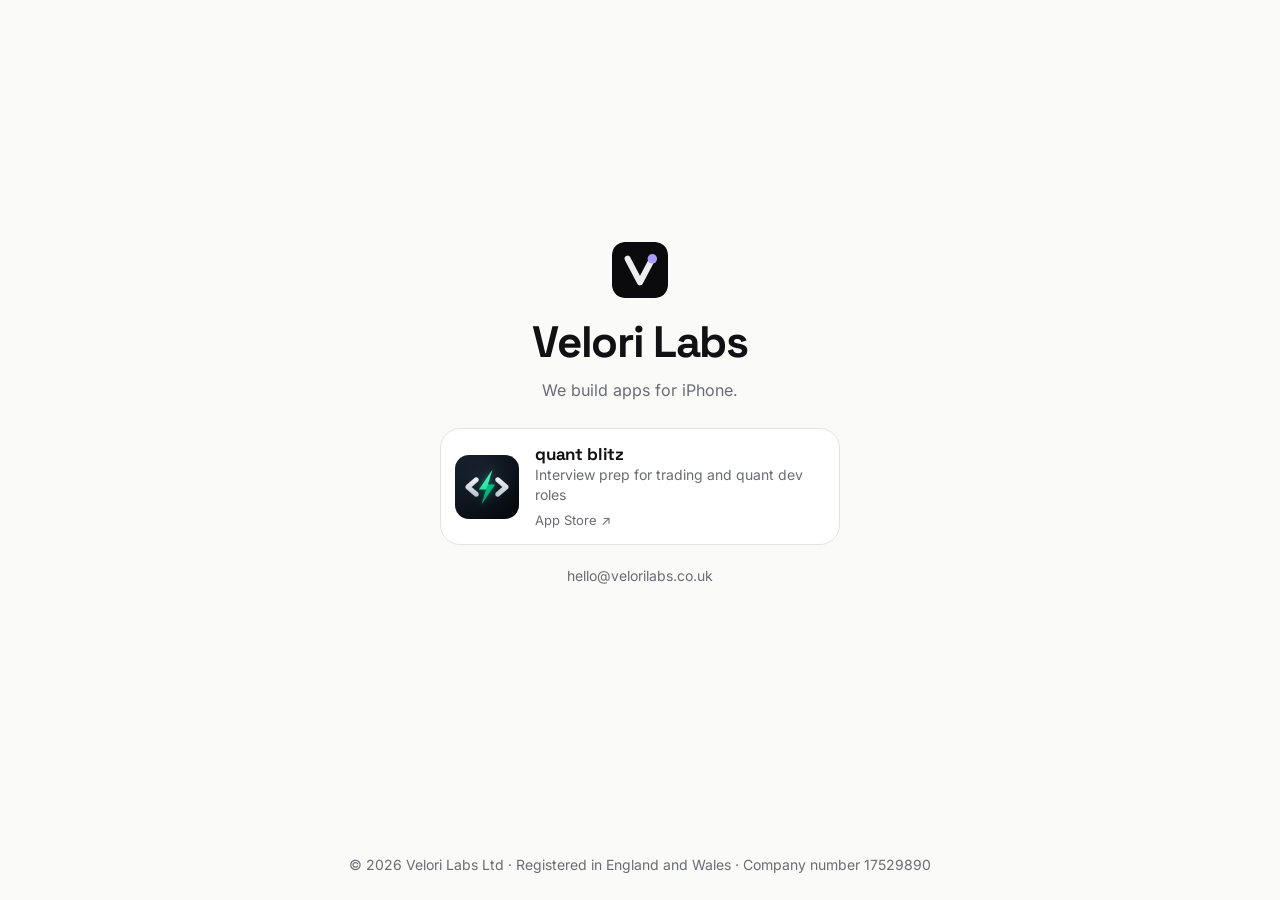
<file: index.html>
<!doctype html>
<html lang="en-GB">
  <head>
    <meta charset="utf-8" />
    <meta name="viewport" content="width=device-width, initial-scale=1" />
    <title>Velori Labs</title>
    <meta
      name="description"
      content="Velori Labs Ltd builds apps for iPhone, including quant blitz. Registered in England and Wales, company number 17529890."
    />
    <link rel="canonical" href="https://velorilabs.co.uk/" />
    <link rel="icon" href="favicon.svg" type="image/svg+xml" />
    <link rel="icon" href="favicon.png" type="image/png" sizes="32x32" />
    <link rel="apple-touch-icon" href="apple-touch-icon.png" />
    <meta name="theme-color" content="#0b0b0e" media="(prefers-color-scheme: dark)" />
    <meta name="theme-color" content="#fafaf8" media="(prefers-color-scheme: light)" />
    <meta property="og:type" content="website" />
    <meta property="og:title" content="Velori Labs" />
    <meta property="og:url" content="https://velorilabs.co.uk/" />
    <meta property="og:image" content="https://velorilabs.co.uk/img/og.png" />
    <link rel="preload" href="fonts/space-grotesk-700.woff2" as="font" type="font/woff2" crossorigin />
    <link rel="stylesheet" href="styles.css" />
  </head>
  <body>
    <main>
      <img src="favicon.svg" alt="" width="56" height="56" />
      <h1>Velori Labs</h1>
      <p class="lede">We build apps for iPhone.</p>
      <a class="app" href="https://apps.apple.com/app/id6820223409">
        <img src="img/quant-blitz.png" alt="" width="64" height="64" />
        <span class="app-text">
          <span class="app-name">quant blitz</span>
          <span class="app-tagline">Interview prep for trading and quant dev roles</span>
          <span class="app-store">App Store ↗</span>
        </span>
      </a>
      <p class="contact"><a href="mailto:hello@velorilabs.co.uk">hello@velorilabs.co.uk</a></p>
    </main>
    <footer>
      <p>
        © 2026 Velori Labs Ltd · Registered in England and Wales · Company number 17529890
      </p>
    </footer>
  </body>
</html>
</file>
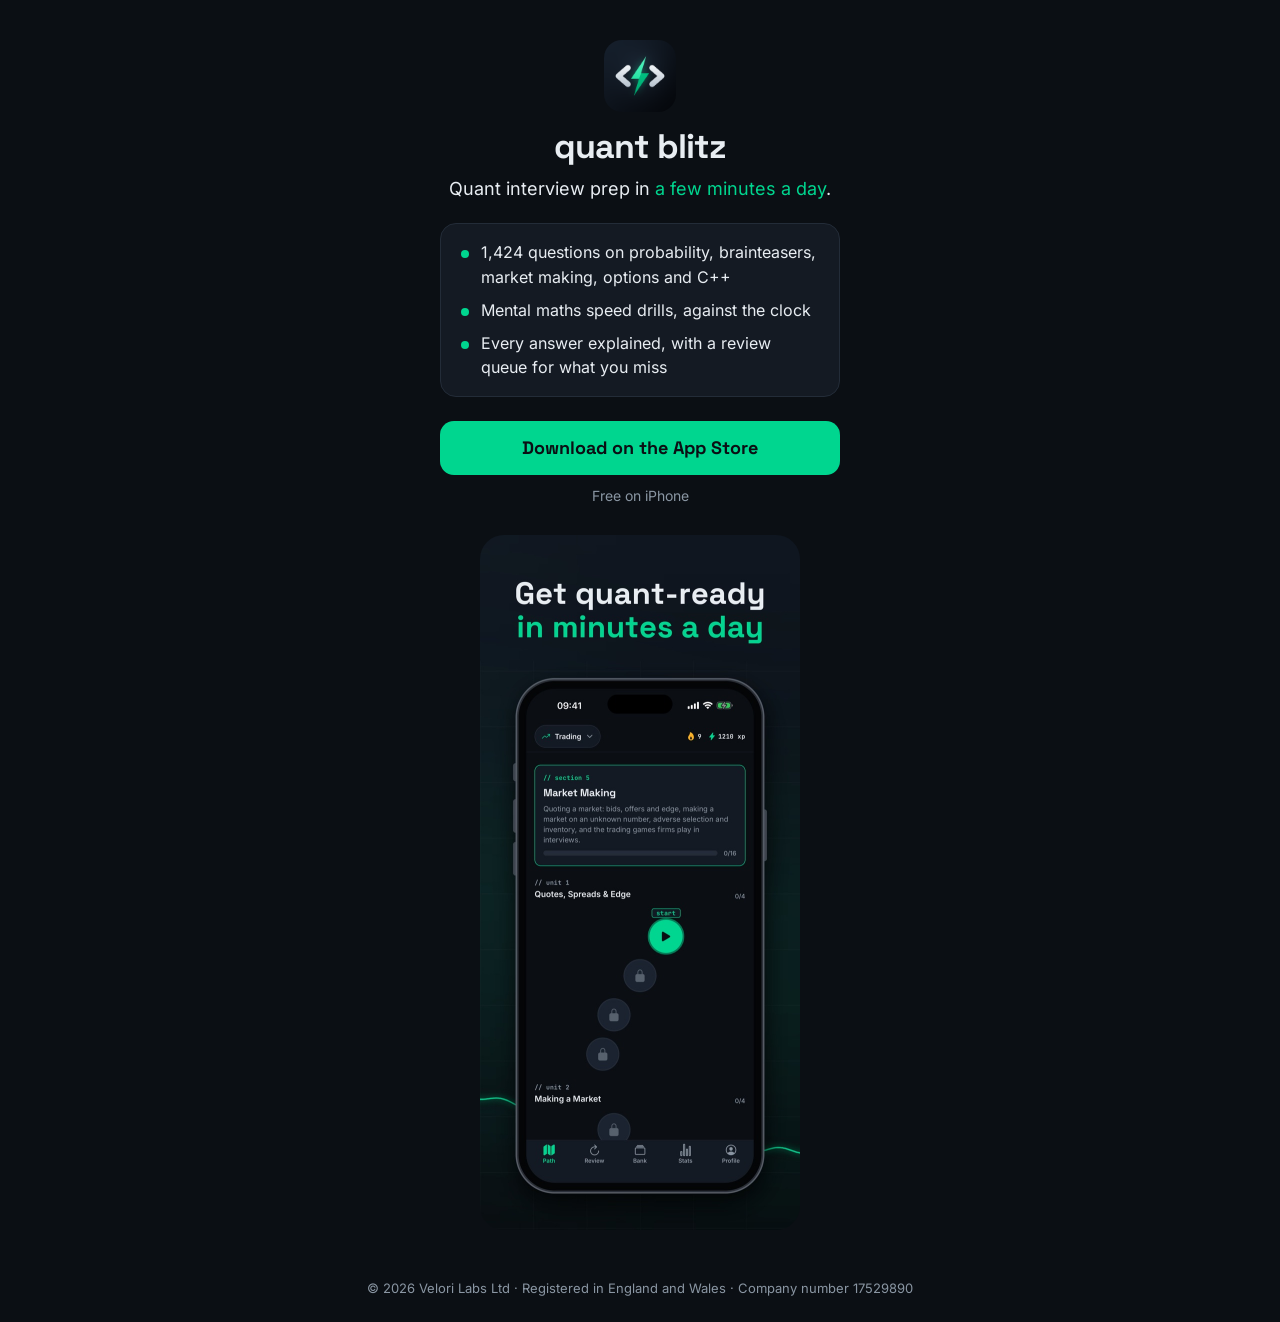
<file: quantblitz/index.html>
<!doctype html>
<html lang="en-GB">
  <head>
    <meta charset="utf-8" />
    <meta name="viewport" content="width=device-width, initial-scale=1, viewport-fit=cover" />
    <title>quant blitz: quant interview prep</title>
    <meta
      name="description"
      content="Quant interview prep in a few minutes a day: probability, mental maths, brainteasers, market making, options and C++, every answer explained. Free on the App Store."
    />
    <link rel="canonical" href="https://velorilabs.co.uk/quantblitz/" />
    <link rel="icon" href="../favicon.svg" type="image/svg+xml" />
    <link rel="icon" href="../favicon.png" type="image/png" sizes="32x32" />
    <link rel="apple-touch-icon" href="../apple-touch-icon.png" />
    <meta name="theme-color" content="#0b0f14" />
    <meta name="apple-itunes-app" content="app-id=6820223409" />
    <meta property="og:type" content="website" />
    <meta property="og:title" content="quant blitz: quant interview prep" />
    <meta property="og:url" content="https://velorilabs.co.uk/quantblitz/" />
    <meta property="og:image" content="https://velorilabs.co.uk/img/quant-blitz-path.jpg" />
    <link rel="preload" href="../fonts/space-grotesk-700.woff2" as="font" type="font/woff2" crossorigin />
    <style>
      @font-face {
        font-family: 'Space Grotesk';
        src: url('../fonts/space-grotesk-700.woff2') format('woff2');
        font-weight: 700;
        font-display: swap;
      }
      @font-face {
        font-family: 'Inter';
        src: url('../fonts/inter-400.woff2') format('woff2');
        font-weight: 400;
        font-display: swap;
      }
      /* The app's dark theme (src/theme/colors.ts in quant blitz). */
      :root {
        color-scheme: dark;
        --bg: #0b0f14;
        --surface: #141a23;
        --line: #232c38;
        --text: #e8edf2;
        --muted: #8a96a3;
        --accent: #00d68f;
        --on-accent: #0b0f14;
      }
      html {
        -webkit-text-size-adjust: 100%;
      }
      body {
        margin: 0;
        background: var(--bg);
        color: var(--text);
        font: 400 16px/1.55 'Inter', system-ui, -apple-system, sans-serif;
        -webkit-font-smoothing: antialiased;
      }
      main {
        box-sizing: border-box;
        max-width: 440px;
        margin: 0 auto;
        padding: max(40px, env(safe-area-inset-top)) 20px 24px;
        text-align: center;
      }
      .icon {
        display: block;
        margin: 0 auto 16px;
        border-radius: 18px;
      }
      h1 {
        margin: 0;
        font: 700 34px/1.1 'Space Grotesk', 'Inter', sans-serif;
        letter-spacing: -0.03em;
      }
      .lede {
        margin: 10px 0 20px;
        font-size: 18px;
        text-wrap: balance;
      }
      .lede strong {
        color: var(--accent);
        font-weight: 400;
      }
      ul {
        margin: 0 0 24px;
        padding: 16px 18px;
        border: 1px solid var(--line);
        border-radius: 16px;
        background: var(--surface);
        list-style: none;
        text-align: left;
      }
      li {
        position: relative;
        padding-left: 22px;
        color: var(--text);
      }
      li + li {
        margin-top: 8px;
      }
      li::before {
        content: '';
        position: absolute;
        left: 2px;
        top: 0.62em;
        width: 8px;
        height: 8px;
        border-radius: 50%;
        background: var(--accent);
      }
      .download {
        display: block;
        padding: 16px 20px;
        border-radius: 14px;
        background: var(--accent);
        color: var(--on-accent);
        font: 700 18px/1.2 'Space Grotesk', 'Inter', sans-serif;
        text-decoration: none;
      }
      .download:focus-visible {
        outline: 2px solid var(--text);
        outline-offset: 3px;
      }
      .note {
        margin: 10px 0 28px;
        color: var(--muted);
        font-size: 14px;
      }
      .shot {
        display: block;
        width: 100%;
        max-width: 320px;
        height: auto;
        margin: 0 auto;
        border-radius: 24px;
      }
      footer {
        padding: 24px 20px max(24px, env(safe-area-inset-bottom));
        color: var(--muted);
        font-size: 13px;
        text-align: center;
      }
      footer p {
        margin: 0;
      }
    </style>
  </head>
  <body>
    <main>
      <img class="icon" src="../img/quant-blitz.png" alt="" width="72" height="72" />
      <h1>quant blitz</h1>
      <p class="lede">Quant interview prep in <strong>a few minutes a day</strong>.</p>
      <ul>
        <li>1,424 questions on probability, brainteasers, market making, options and C++</li>
        <li>Mental maths speed drills, against the clock</li>
        <li>Every answer explained, with a review queue for what you miss</li>
      </ul>
      <a class="download" href="https://apps.apple.com/app/apple-store/id6820223409?pt=128820937&amp;ct=ig-ads-nov&amp;mt=8">Download on the App Store</a>
      <p class="note">Free on iPhone</p>
      <img
        class="shot"
        src="../img/quant-blitz-path.jpg"
        alt="The quant blitz app showing the Trading track's Market Making section"
        width="640"
        height="1390"
        loading="lazy"
      />
    </main>
    <footer>
      <p>© 2026 Velori Labs Ltd · Registered in England and Wales · Company number 17529890</p>
    </footer>
  </body>
</html>
</file>
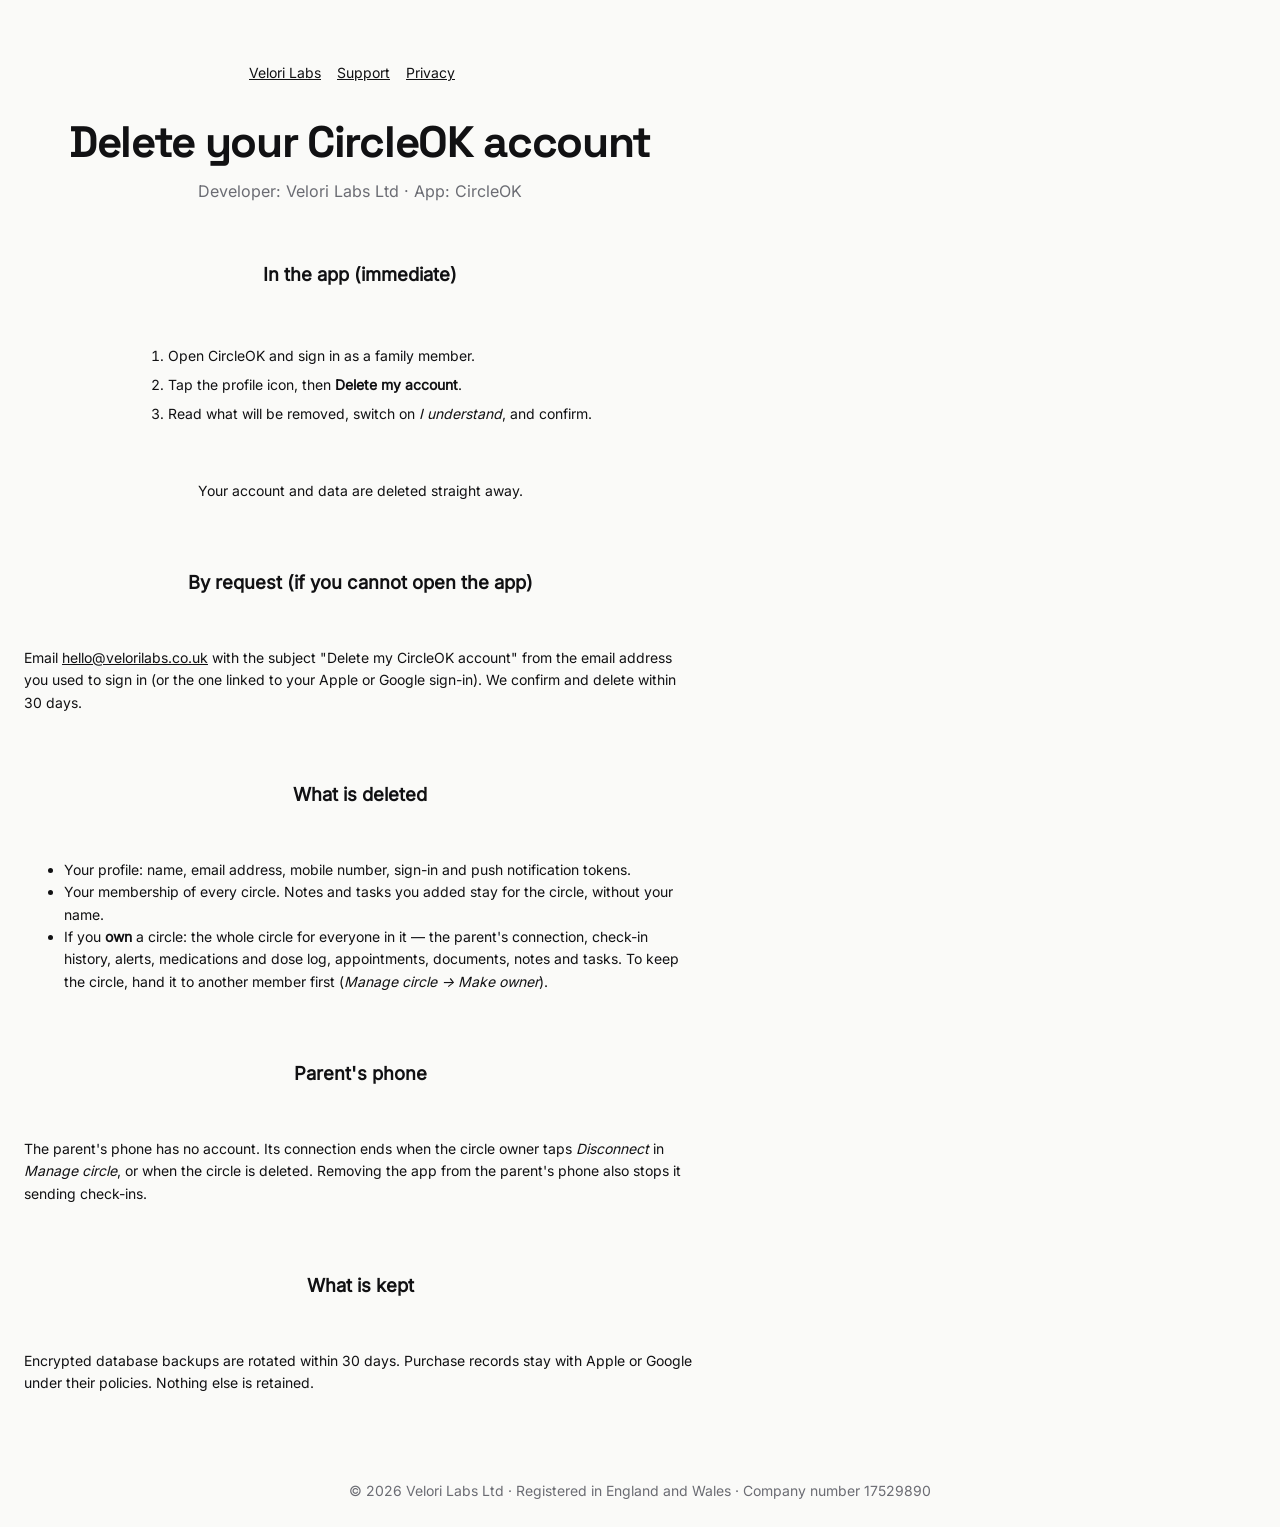
<file: circleok/delete-account.html>
<!doctype html>
<html lang="en-GB">
  <head>
    <meta charset="utf-8" />
    <meta name="viewport" content="width=device-width, initial-scale=1" />
    <title>Delete your CircleOK account · Velori Labs</title>
    <meta
      name="description"
      content="How to delete your CircleOK account and data, in the app or by request."
    />
    <link rel="canonical" href="https://velorilabs.co.uk/circleok/delete-account" />
    <link rel="icon" href="../favicon.svg" type="image/svg+xml" />
    <link rel="stylesheet" href="../styles.css" />
    <style>
      main {
        max-width: 42rem;
      }
      h2 {
        margin-top: 2rem;
        font-size: 1.15rem;
      }
      ol li {
        margin: 0.4rem 0;
      }
      .nav a {
        margin-right: 1rem;
      }
    </style>
  </head>
  <body>
    <main>
      <p class="nav">
        <a href="../">Velori Labs</a><a href="support">Support</a><a href="privacy">Privacy</a>
      </p>
      <h1>Delete your CircleOK account</h1>
      <p class="lede">Developer: Velori Labs Ltd · App: CircleOK</p>

      <h2>In the app (immediate)</h2>
      <ol>
        <li>Open CircleOK and sign in as a family member.</li>
        <li>Tap the profile icon, then <strong>Delete my account</strong>.</li>
        <li>Read what will be removed, switch on <em>I understand</em>, and confirm.</li>
      </ol>
      <p>Your account and data are deleted straight away.</p>

      <h2>By request (if you cannot open the app)</h2>
      <p>
        Email
        <a href="mailto:hello@velorilabs.co.uk?subject=Delete%20my%20CircleOK%20account"
          >hello@velorilabs.co.uk</a
        >
        with the subject "Delete my CircleOK account" from the email address you used to sign in (or
        the one linked to your Apple or Google sign-in). We confirm and delete within 30 days.
      </p>

      <h2>What is deleted</h2>
      <ul>
        <li>
          Your profile: name, email address, mobile number, sign-in and push notification tokens.
        </li>
        <li>
          Your membership of every circle. Notes and tasks you added stay for the circle, without
          your name.
        </li>
        <li>
          If you <strong>own</strong> a circle: the whole circle for everyone in it — the parent's
          connection, check-in history, alerts, medications and dose log, appointments, documents,
          notes and tasks. To keep the circle, hand it to another member first (<em
            >Manage circle → Make owner</em
          >).
        </li>
      </ul>

      <h2>Parent's phone</h2>
      <p>
        The parent's phone has no account. Its connection ends when the circle owner taps
        <em>Disconnect</em> in <em>Manage circle</em>, or when the circle is deleted. Removing the
        app from the parent's phone also stops it sending check-ins.
      </p>

      <h2>What is kept</h2>
      <p>
        Encrypted database backups are rotated within 30 days. Purchase records stay with Apple or
        Google under their policies. Nothing else is retained.
      </p>
    </main>
    <footer>
      <p>© 2026 Velori Labs Ltd · Registered in England and Wales · Company number 17529890</p>
    </footer>
  </body>
</html>
</file>
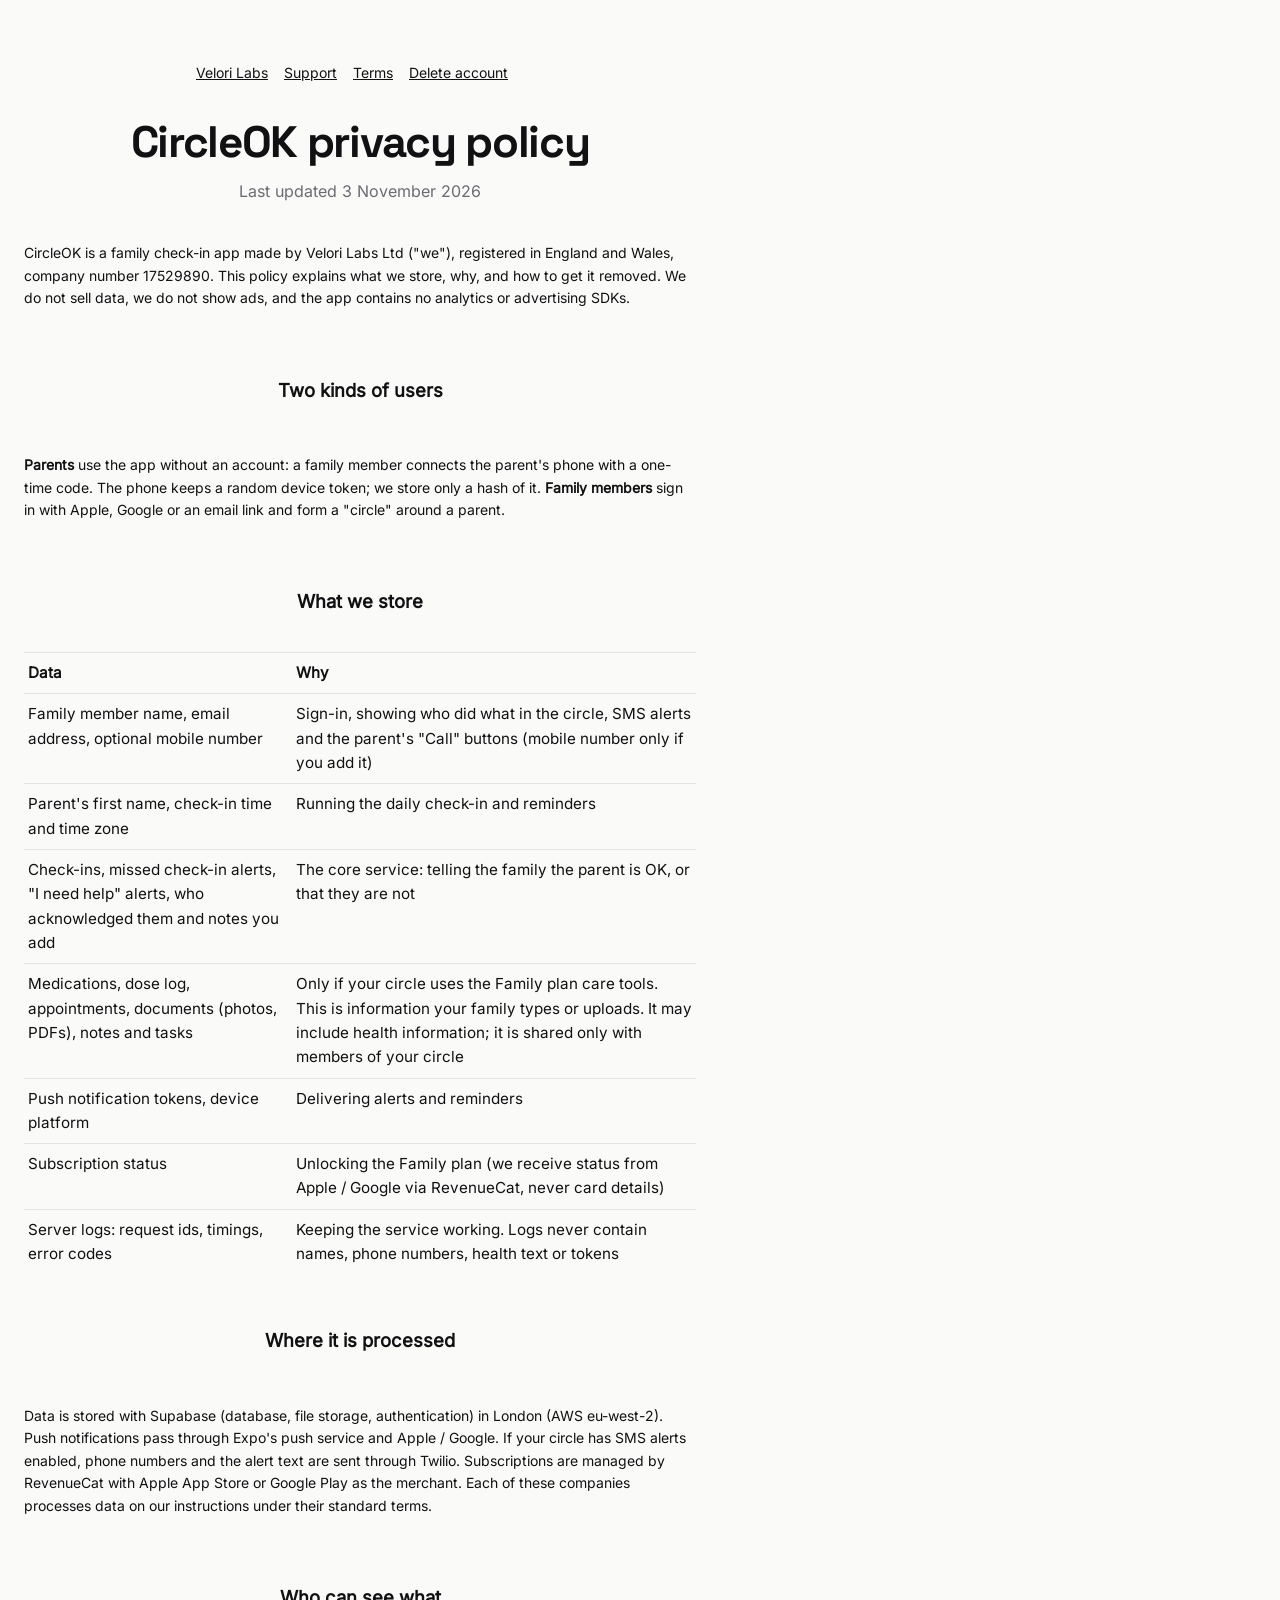
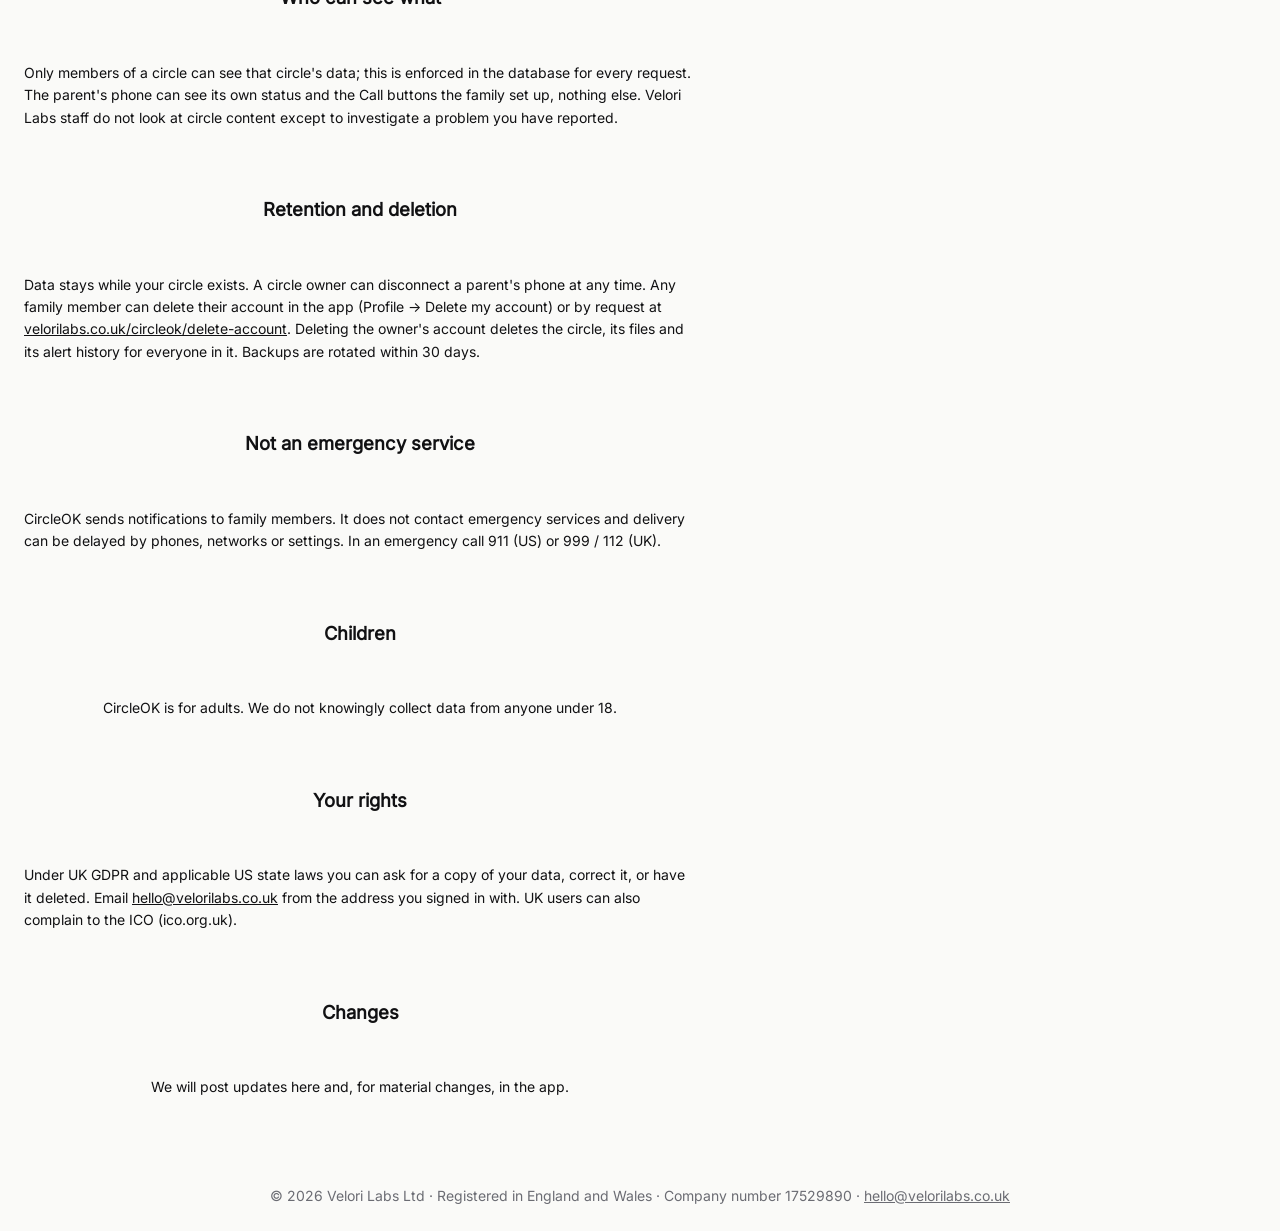
<file: circleok/privacy.html>
<!doctype html>
<html lang="en-GB">
  <head>
    <meta charset="utf-8" />
    <meta name="viewport" content="width=device-width, initial-scale=1" />
    <title>CircleOK privacy policy · Velori Labs</title>
    <meta
      name="description"
      content="How CircleOK, the family check-in app by Velori Labs Ltd, handles personal data."
    />
    <link rel="canonical" href="https://velorilabs.co.uk/circleok/privacy" />
    <link rel="icon" href="../favicon.svg" type="image/svg+xml" />
    <link rel="stylesheet" href="../styles.css" />
    <style>
      main {
        max-width: 42rem;
      }
      h2 {
        margin-top: 2rem;
        font-size: 1.15rem;
      }
      table {
        border-collapse: collapse;
        width: 100%;
        font-size: 0.95rem;
      }
      td,
      th {
        border-top: 1px solid var(--line);
        padding: 0.5rem 0.25rem;
        text-align: left;
        vertical-align: top;
      }
      .nav a {
        margin-right: 1rem;
      }
    </style>
  </head>
  <body>
    <main>
      <p class="nav">
        <a href="../">Velori Labs</a><a href="support">Support</a><a href="terms">Terms</a
        ><a href="delete-account">Delete account</a>
      </p>
      <h1>CircleOK privacy policy</h1>
      <p class="lede">Last updated 3 November 2026</p>
      <p>
        CircleOK is a family check-in app made by Velori Labs Ltd ("we"), registered in England and
        Wales, company number 17529890. This policy explains what we store, why, and how to get it
        removed. We do not sell data, we do not show ads, and the app contains no analytics or
        advertising SDKs.
      </p>

      <h2>Two kinds of users</h2>
      <p>
        <strong>Parents</strong> use the app without an account: a family member connects the
        parent's phone with a one-time code. The phone keeps a random device token; we store only a
        hash of it. <strong>Family members</strong> sign in with Apple, Google or an email link and
        form a "circle" around a parent.
      </p>

      <h2>What we store</h2>
      <table>
        <tr>
          <th>Data</th>
          <th>Why</th>
        </tr>
        <tr>
          <td>Family member name, email address, optional mobile number</td>
          <td>
            Sign-in, showing who did what in the circle, SMS alerts and the parent's "Call" buttons
            (mobile number only if you add it)
          </td>
        </tr>
        <tr>
          <td>Parent's first name, check-in time and time zone</td>
          <td>Running the daily check-in and reminders</td>
        </tr>
        <tr>
          <td>
            Check-ins, missed check-in alerts, "I need help" alerts, who acknowledged them and notes
            you add
          </td>
          <td>The core service: telling the family the parent is OK, or that they are not</td>
        </tr>
        <tr>
          <td>Medications, dose log, appointments, documents (photos, PDFs), notes and tasks</td>
          <td>
            Only if your circle uses the Family plan care tools. This is information your family
            types or uploads. It may include health information; it is shared only with members of
            your circle
          </td>
        </tr>
        <tr>
          <td>Push notification tokens, device platform</td>
          <td>Delivering alerts and reminders</td>
        </tr>
        <tr>
          <td>Subscription status</td>
          <td>
            Unlocking the Family plan (we receive status from Apple / Google via RevenueCat, never
            card details)
          </td>
        </tr>
        <tr>
          <td>Server logs: request ids, timings, error codes</td>
          <td>
            Keeping the service working. Logs never contain names, phone numbers, health text or
            tokens
          </td>
        </tr>
      </table>

      <h2>Where it is processed</h2>
      <p>
        Data is stored with Supabase (database, file storage, authentication) in London (AWS
        eu-west-2). Push notifications pass through Expo's push service and Apple / Google. If your
        circle has SMS alerts enabled, phone numbers and the alert text are sent through Twilio.
        Subscriptions are managed by RevenueCat with Apple App Store or Google Play as the merchant.
        Each of these companies processes data on our instructions under their standard terms.
      </p>

      <h2>Who can see what</h2>
      <p>
        Only members of a circle can see that circle's data; this is enforced in the database for
        every request. The parent's phone can see its own status and the Call buttons the family set
        up, nothing else. Velori Labs staff do not look at circle content except to investigate a
        problem you have reported.
      </p>

      <h2>Retention and deletion</h2>
      <p>
        Data stays while your circle exists. A circle owner can disconnect a parent's phone at any
        time. Any family member can delete their account in the app (Profile → Delete my account) or
        by request at <a href="delete-account">velorilabs.co.uk/circleok/delete-account</a>.
        Deleting the owner's account deletes the circle, its files and its alert history for
        everyone in it. Backups are rotated within 30 days.
      </p>

      <h2>Not an emergency service</h2>
      <p>
        CircleOK sends notifications to family members. It does not contact emergency services and
        delivery can be delayed by phones, networks or settings. In an emergency call 911 (US) or
        999 / 112 (UK).
      </p>

      <h2>Children</h2>
      <p>CircleOK is for adults. We do not knowingly collect data from anyone under 18.</p>

      <h2>Your rights</h2>
      <p>
        Under UK GDPR and applicable US state laws you can ask for a copy of your data, correct it,
        or have it deleted. Email <a href="mailto:hello@velorilabs.co.uk">hello@velorilabs.co.uk</a>
        from the address you signed in with. UK users can also complain to the ICO (ico.org.uk).
      </p>

      <h2>Changes</h2>
      <p>We will post updates here and, for material changes, in the app.</p>
    </main>
    <footer>
      <p>
        © 2026 Velori Labs Ltd · Registered in England and Wales · Company number 17529890 ·
        <a href="mailto:hello@velorilabs.co.uk">hello@velorilabs.co.uk</a>
      </p>
    </footer>
  </body>
</html>
</file>
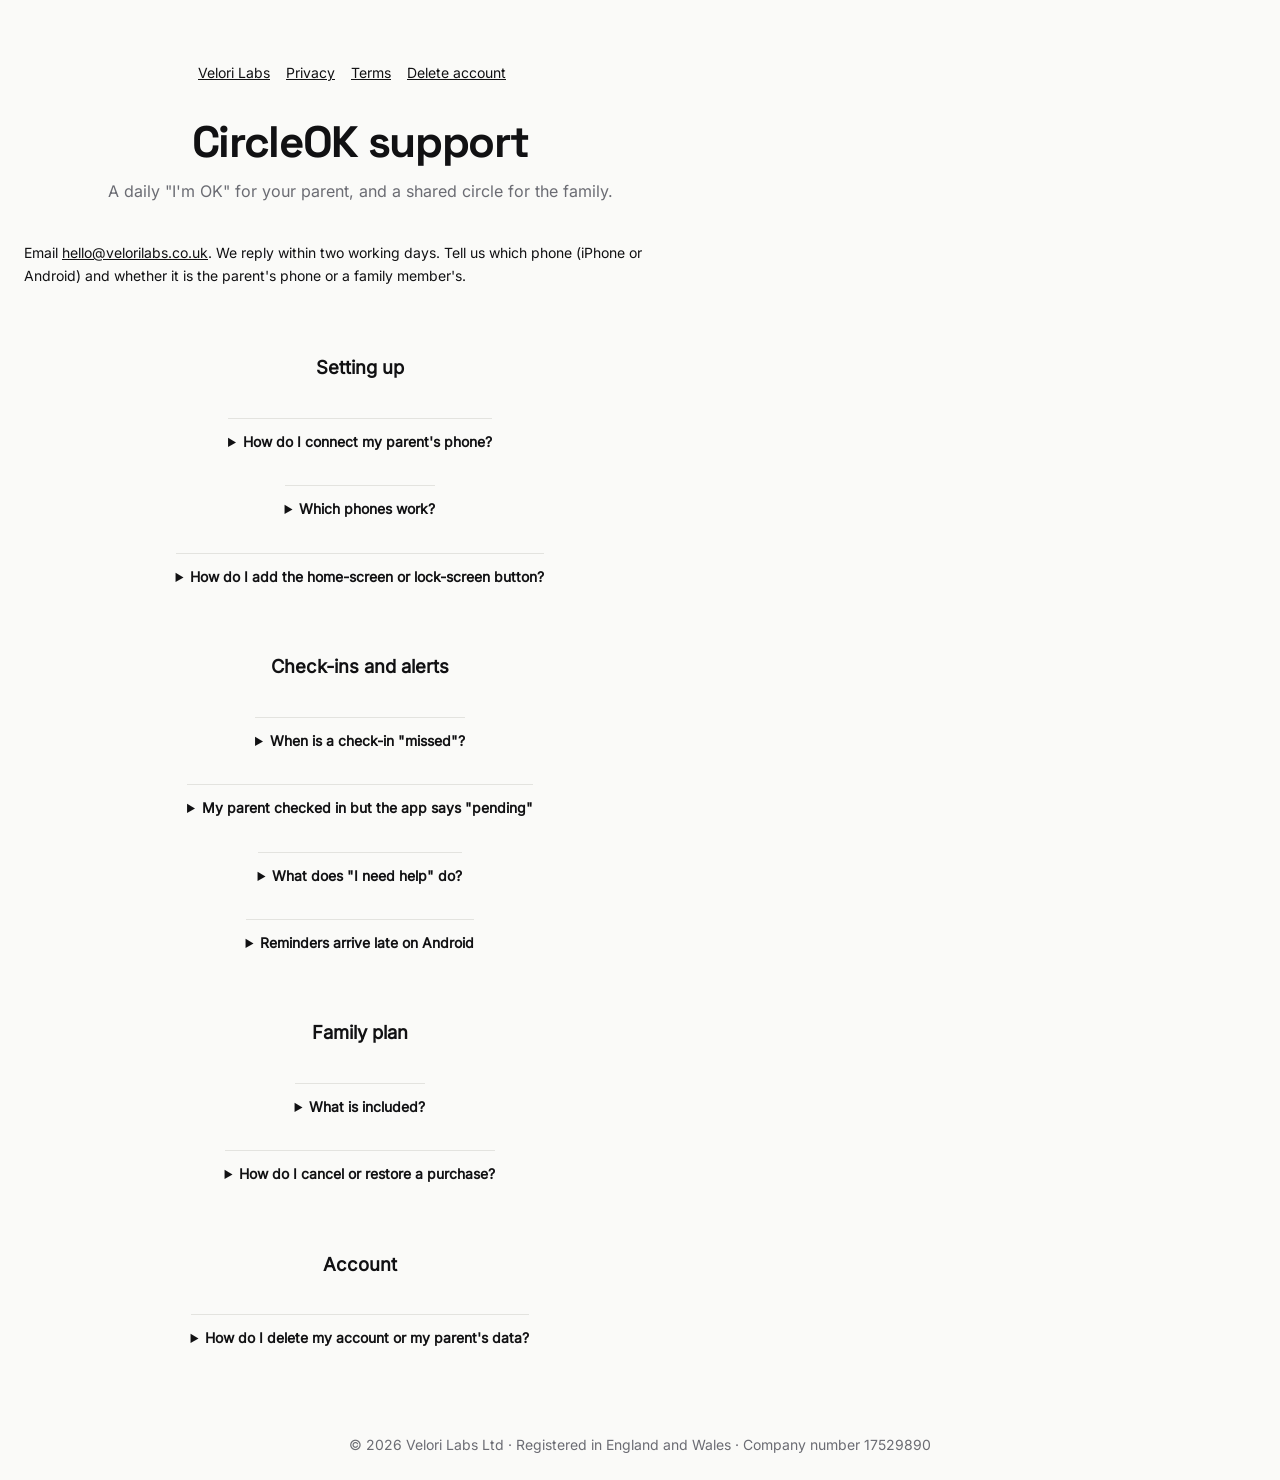
<file: circleok/support.html>
<!doctype html>
<html lang="en-GB">
  <head>
    <meta charset="utf-8" />
    <meta name="viewport" content="width=device-width, initial-scale=1" />
    <title>CircleOK support · Velori Labs</title>
    <meta
      name="description"
      content="Help for CircleOK: setting up a parent's phone, check-in reminders, alerts, the Family plan and deleting your account."
    />
    <link rel="canonical" href="https://velorilabs.co.uk/circleok/support" />
    <link rel="icon" href="../favicon.svg" type="image/svg+xml" />
    <link rel="stylesheet" href="../styles.css" />
    <style>
      main {
        max-width: 42rem;
      }
      h2 {
        margin-top: 2rem;
        font-size: 1.15rem;
      }
      details {
        border-top: 1px solid var(--line);
        padding: 0.75rem 0;
      }
      summary {
        cursor: pointer;
        font-weight: 600;
      }
      .nav a {
        margin-right: 1rem;
      }
    </style>
  </head>
  <body>
    <main>
      <p class="nav">
        <a href="../">Velori Labs</a><a href="privacy">Privacy</a><a href="terms">Terms</a
        ><a href="delete-account">Delete account</a>
      </p>
      <h1>CircleOK support</h1>
      <p class="lede">A daily "I'm OK" for your parent, and a shared circle for the family.</p>
      <p>
        Email
        <a href="mailto:hello@velorilabs.co.uk?subject=CircleOK%20support">hello@velorilabs.co.uk</a
        >. We reply within two working days. Tell us which phone (iPhone or Android) and whether it
        is the parent's phone or a family member's.
      </p>

      <h2>Setting up</h2>
      <details>
        <summary>How do I connect my parent's phone?</summary>
        <p>
          In your app go to <em>Manage circle → Connect parent's phone</em> to get a 6-digit code.
          On the parent's phone open CircleOK, choose <em>This is my phone</em> and type the code.
          No password or email is needed on the parent's phone. The code expires after 15 minutes;
          generate a new one if needed.
        </p>
      </details>
      <details>
        <summary>Which phones work?</summary>
        <p>
          iPhone with iOS 17 or later, Android 8 or later. The parent's phone needs notifications
          allowed so reminders and the lock-screen "I'm OK" button appear.
        </p>
      </details>
      <details>
        <summary>How do I add the home-screen or lock-screen button?</summary>
        <p>
          iPhone: touch and hold the home screen → <em>Edit → Add widget</em> → CircleOK. Android:
          touch and hold the home screen → <em>Widgets</em> → CircleOK. Tapping the widget checks in
          without opening the app.
        </p>
      </details>

      <h2>Check-ins and alerts</h2>
      <details>
        <summary>When is a check-in "missed"?</summary>
        <p>
          The circle sets a daily time (for example 10:00) and a grace period (for example 60
          minutes) in the parent's time zone. If no check-in arrives by the end of the grace period,
          every family member gets a push notification. On the Family plan the escalation contacts
          also get an SMS 15 minutes later if nobody has acknowledged the alert.
        </p>
      </details>
      <details>
        <summary>My parent checked in but the app says "pending"</summary>
        <p>
          The phone was offline. The check-in is saved on the phone and sent as soon as it has a
          connection; the family sees it then. If it stays pending for more than an hour, open the
          app on the parent's phone while it has Wi-Fi.
        </p>
      </details>
      <details>
        <summary>What does "I need help" do?</summary>
        <p>
          It alerts the whole circle immediately (push, and SMS on the Family plan) and shows the
          Call buttons. It does not call emergency services. In an emergency call 911 (US) or 999 /
          112 (UK).
        </p>
      </details>
      <details>
        <summary>Reminders arrive late on Android</summary>
        <p>
          Android can delay alarms to save battery. In the parent's app open
          <em>Settings → Reminders at the exact time</em> and allow it, and exclude CircleOK from
          battery optimisation in Android settings.
        </p>
      </details>

      <h2>Family plan</h2>
      <details>
        <summary>What is included?</summary>
        <p>
          Unlimited family members, SMS escalation, and the care tools: medications with a dose log
          and refill reminders, appointments with "who's driving", a private document vault, notes
          and tasks. $9.99 / £9.99 a month or $79.99 / £79.99 a year, with a 7-day free trial.
        </p>
      </details>
      <details>
        <summary>How do I cancel or restore a purchase?</summary>
        <p>
          Cancel in your App Store or Google Play subscriptions. To restore on a new phone, open
          <em>Settings → Family plan → Restore purchases</em> in CircleOK, signed in with the same
          account that bought it.
        </p>
      </details>

      <h2>Account</h2>
      <details>
        <summary>How do I delete my account or my parent's data?</summary>
        <p>
          In the app: <em>Profile → Delete my account</em>. Or follow the steps at
          <a href="delete-account">velorilabs.co.uk/circleok/delete-account</a>. To stop a parent's
          phone without deleting the circle, use <em>Manage circle → Disconnect</em>.
        </p>
      </details>
    </main>
    <footer>
      <p>© 2026 Velori Labs Ltd · Registered in England and Wales · Company number 17529890</p>
    </footer>
  </body>
</html>
</file>
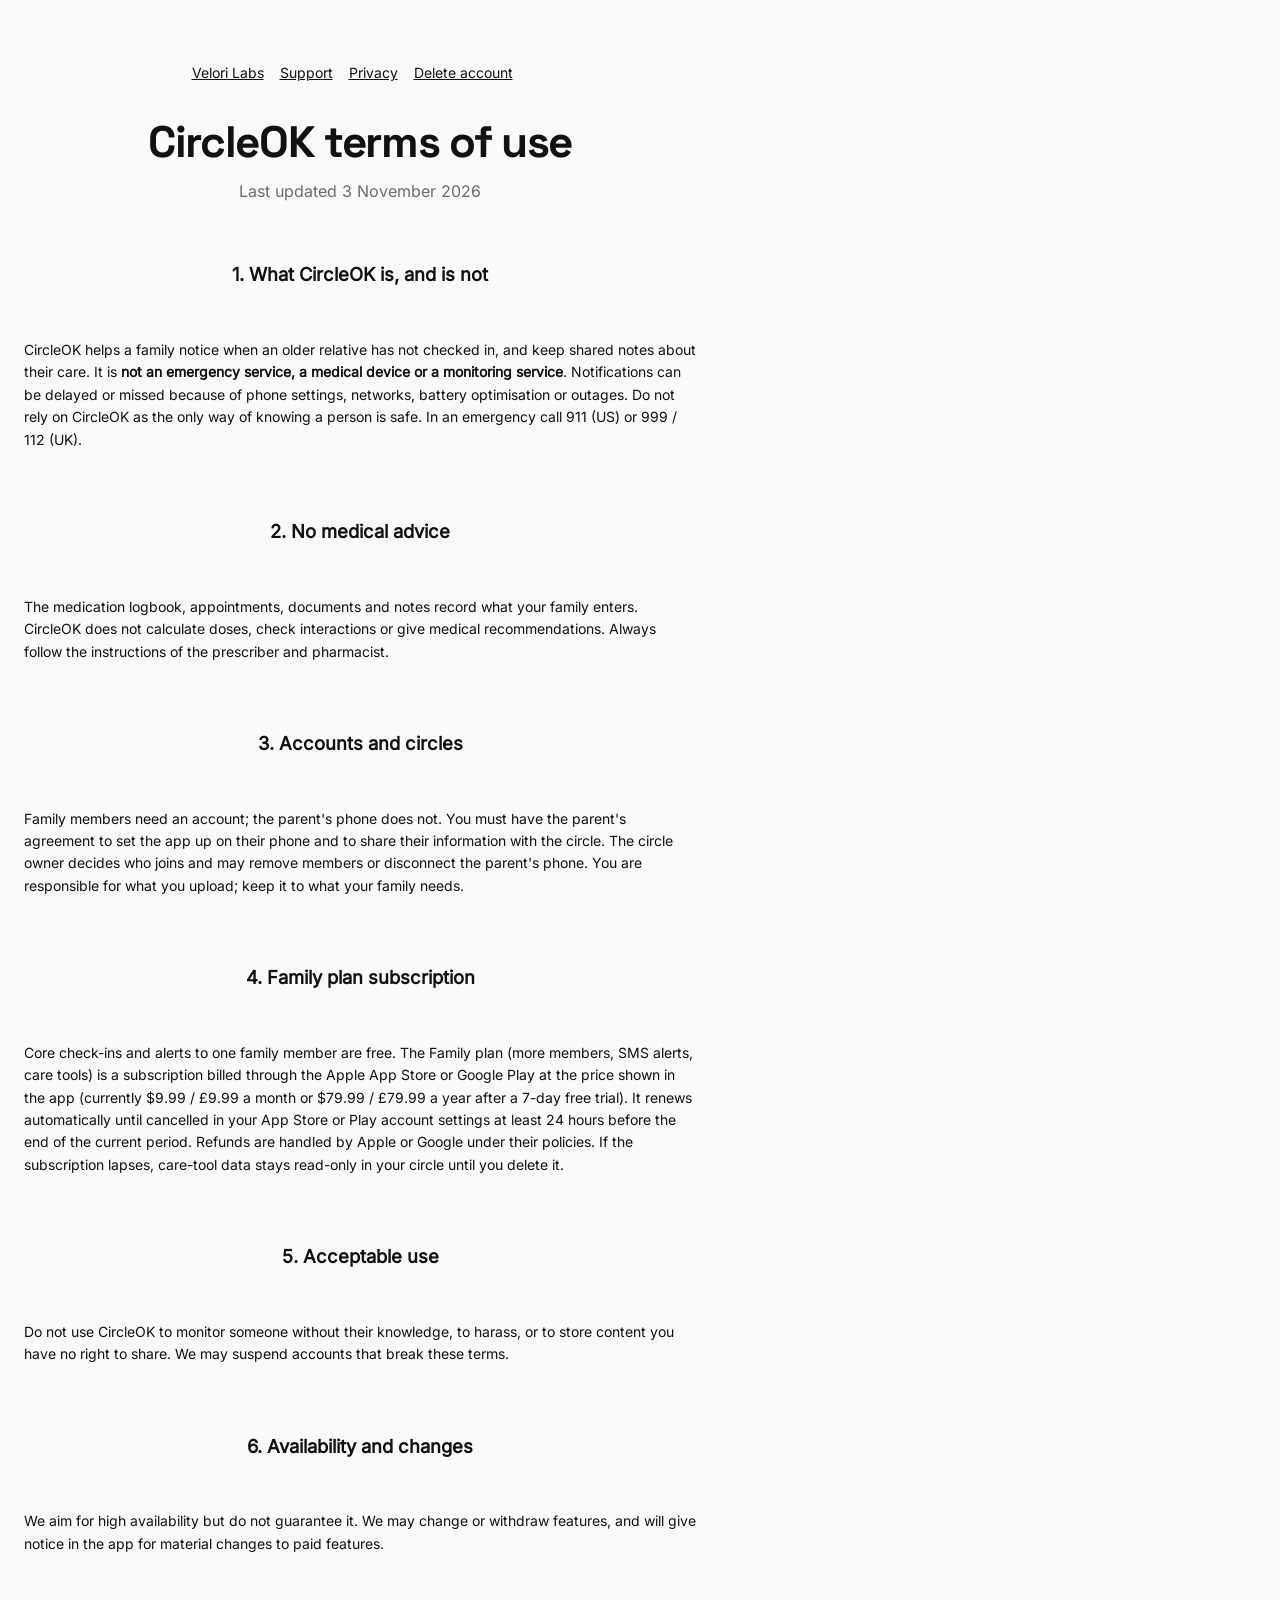
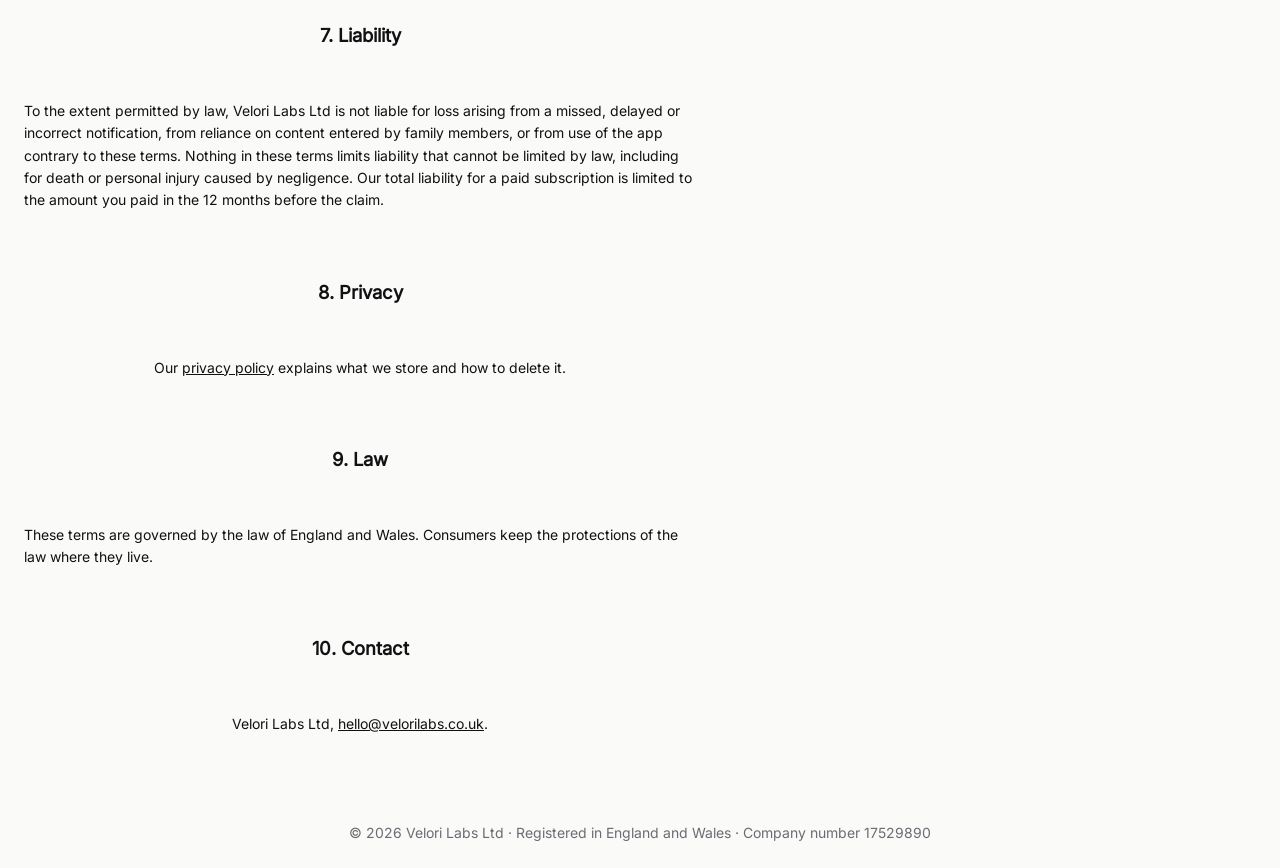
<file: circleok/terms.html>
<!doctype html>
<html lang="en-GB">
  <head>
    <meta charset="utf-8" />
    <meta name="viewport" content="width=device-width, initial-scale=1" />
    <title>CircleOK terms of use · Velori Labs</title>
    <meta
      name="description"
      content="Terms of use for CircleOK, the family check-in app by Velori Labs Ltd."
    />
    <link rel="canonical" href="https://velorilabs.co.uk/circleok/terms" />
    <link rel="icon" href="../favicon.svg" type="image/svg+xml" />
    <link rel="stylesheet" href="../styles.css" />
    <style>
      main {
        max-width: 42rem;
      }
      h2 {
        margin-top: 2rem;
        font-size: 1.15rem;
      }
      .nav a {
        margin-right: 1rem;
      }
    </style>
  </head>
  <body>
    <main>
      <p class="nav">
        <a href="../">Velori Labs</a><a href="support">Support</a><a href="privacy">Privacy</a
        ><a href="delete-account">Delete account</a>
      </p>
      <h1>CircleOK terms of use</h1>
      <p class="lede">Last updated 3 November 2026</p>

      <h2>1. What CircleOK is, and is not</h2>
      <p>
        CircleOK helps a family notice when an older relative has not checked in, and keep shared
        notes about their care. It is
        <strong>not an emergency service, a medical device or a monitoring service</strong>.
        Notifications can be delayed or missed because of phone settings, networks, battery
        optimisation or outages. Do not rely on CircleOK as the only way of knowing a person is
        safe. In an emergency call 911 (US) or 999 / 112 (UK).
      </p>

      <h2>2. No medical advice</h2>
      <p>
        The medication logbook, appointments, documents and notes record what your family enters.
        CircleOK does not calculate doses, check interactions or give medical recommendations.
        Always follow the instructions of the prescriber and pharmacist.
      </p>

      <h2>3. Accounts and circles</h2>
      <p>
        Family members need an account; the parent's phone does not. You must have the parent's
        agreement to set the app up on their phone and to share their information with the circle.
        The circle owner decides who joins and may remove members or disconnect the parent's phone.
        You are responsible for what you upload; keep it to what your family needs.
      </p>

      <h2>4. Family plan subscription</h2>
      <p>
        Core check-ins and alerts to one family member are free. The Family plan (more members, SMS
        alerts, care tools) is a subscription billed through the Apple App Store or Google Play at
        the price shown in the app (currently $9.99 / £9.99 a month or $79.99 / £79.99 a year after
        a 7-day free trial). It renews automatically until cancelled in your App Store or Play
        account settings at least 24 hours before the end of the current period. Refunds are handled
        by Apple or Google under their policies. If the subscription lapses, care-tool data stays
        read-only in your circle until you delete it.
      </p>

      <h2>5. Acceptable use</h2>
      <p>
        Do not use CircleOK to monitor someone without their knowledge, to harass, or to store
        content you have no right to share. We may suspend accounts that break these terms.
      </p>

      <h2>6. Availability and changes</h2>
      <p>
        We aim for high availability but do not guarantee it. We may change or withdraw features,
        and will give notice in the app for material changes to paid features.
      </p>

      <h2>7. Liability</h2>
      <p>
        To the extent permitted by law, Velori Labs Ltd is not liable for loss arising from a
        missed, delayed or incorrect notification, from reliance on content entered by family
        members, or from use of the app contrary to these terms. Nothing in these terms limits
        liability that cannot be limited by law, including for death or personal injury caused by
        negligence. Our total liability for a paid subscription is limited to the amount you paid in
        the 12 months before the claim.
      </p>

      <h2>8. Privacy</h2>
      <p>Our <a href="privacy">privacy policy</a> explains what we store and how to delete it.</p>

      <h2>9. Law</h2>
      <p>
        These terms are governed by the law of England and Wales. Consumers keep the protections of
        the law where they live.
      </p>

      <h2>10. Contact</h2>
      <p>Velori Labs Ltd, <a href="mailto:hello@velorilabs.co.uk">hello@velorilabs.co.uk</a>.</p>
    </main>
    <footer>
      <p>© 2026 Velori Labs Ltd · Registered in England and Wales · Company number 17529890</p>
    </footer>
  </body>
</html>
</file>
<file: styles.css>
@font-face {
  font-family: 'Space Grotesk';
  src: url('fonts/space-grotesk-700.woff2') format('woff2');
  font-weight: 700;
  font-display: swap;
}
@font-face {
  font-family: 'Inter';
  src: url('fonts/inter-400.woff2') format('woff2');
  font-weight: 400;
  font-display: swap;
}

:root {
  color-scheme: light dark;
  --bg: #fafaf8;
  --text: #111113;
  --muted: #6b6c73;
  --line: #e3e3df;
  --card: #ffffff;
}

@media (prefers-color-scheme: dark) {
  :root {
    --bg: #0b0b0e;
    --text: #ededf0;
    --muted: #8e8e97;
    --line: #24242b;
    --card: #131317;
  }
}

html {
  -webkit-text-size-adjust: 100%;
}

body {
  margin: 0;
  min-height: 100vh;
  min-height: 100svh;
  display: flex;
  flex-direction: column;
  background: var(--bg);
  color: var(--text);
  font: 400 14px/1.6 'Inter', system-ui, -apple-system, 'Segoe UI', sans-serif;
  -webkit-font-smoothing: antialiased;
}

main {
  flex: 1;
  display: flex;
  flex-direction: column;
  align-items: center;
  justify-content: center;
  gap: 20px;
  padding: 48px 24px;
}

main img {
  border-radius: 13px;
}

h1 {
  margin: 0;
  font: 700 clamp(32px, 6vw, 44px) / 1.1 'Space Grotesk', 'Inter', sans-serif;
  letter-spacing: -0.03em;
}

footer {
  padding: 24px;
  text-align: center;
  color: var(--muted);
}

footer p {
  margin: 0;
}

a {
  color: inherit;
}

.lede {
  margin: -8px 0 4px;
  color: var(--muted);
  font-size: 16px;
}

.app {
  display: flex;
  align-items: center;
  gap: 16px;
  box-sizing: border-box;
  width: 100%;
  max-width: 400px;
  padding: 14px 18px 14px 14px;
  border: 1px solid var(--line);
  border-radius: 20px;
  background: var(--card);
  text-decoration: none;
  transition: border-color 150ms ease;
}

.app:hover {
  border-color: var(--muted);
}

.app:focus-visible {
  outline: 2px solid var(--text);
  outline-offset: 3px;
}

main .app img {
  flex: none;
  border-radius: 14px;
}

.app-text {
  display: flex;
  flex-direction: column;
  min-width: 0;
}

.app-name {
  font: 700 17px/1.3 'Space Grotesk', 'Inter', sans-serif;
  letter-spacing: -0.01em;
}

.app-tagline {
  color: var(--muted);
  line-height: 1.45;
}

.app-store {
  margin-top: 4px;
  color: var(--muted);
  font-size: 13px;
}

.contact {
  margin: 0;
}

.contact a {
  color: var(--muted);
  text-decoration: none;
}

.contact a:hover {
  color: var(--text);
  text-decoration: underline;
}
</file>
